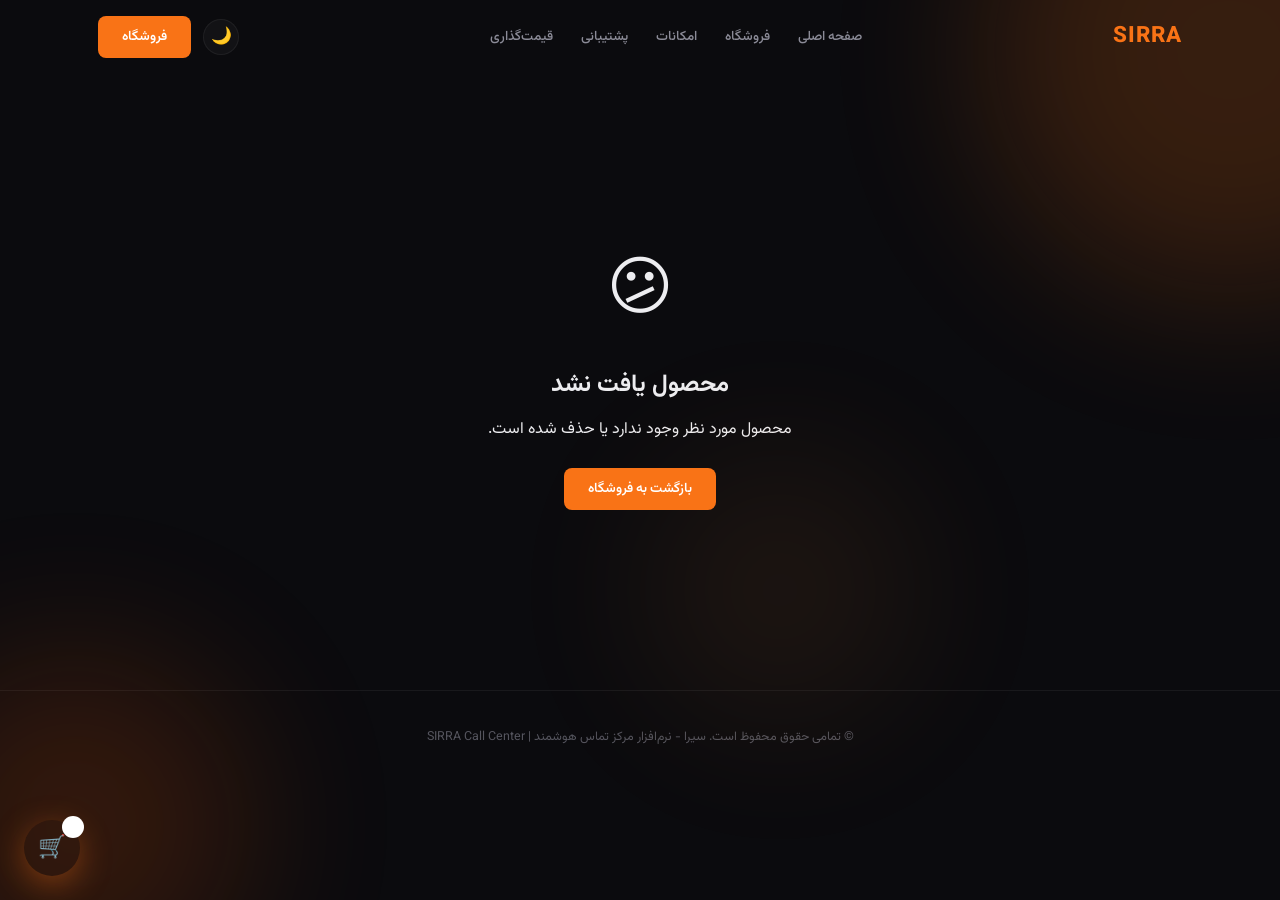
<file: product.html>
<!DOCTYPE html>
<html lang="fa" dir="rtl">
<head>
<meta charset="UTF-8">
<meta name="viewport" content="width=device-width, initial-scale=1.0">
<title>جزئیات محصول | سیرا</title>
<meta name="description" content="مشاهده جزئیات و خرید ماژول‌های سیرا">
<link rel="preconnect" href="https://fonts.googleapis.com">
<link rel="preconnect" href="https://fonts.gstatic.com" crossorigin>
<link href="https://fonts.googleapis.com/css2?family=Vazirmatn:wght@300;400;500;600;700;800;900&display=swap" rel="stylesheet">
<link rel="stylesheet" href="styles.css">
<link rel="stylesheet" href="shop.css">
</head>
<body>

<!-- Background Orbs -->
<div class="bg-orbs">
  <div class="orb"></div>
  <div class="orb"></div>
  <div class="orb"></div>
</div>

<!-- ============================
     NAVBAR
     ============================ -->
<nav class="navbar" id="navbar">
  <div class="container">
    <a href="index.html" class="nav-logo">SIRRA</a>
    <div class="nav-links">
      <a href="index.html">صفحه اصلی</a>
      <a href="shop.html">فروشگاه</a>
      <a href="index.html#features">امکانات</a>
      <a href="index.html#support">پشتیبانی</a>
      <a href="index.html#pricing">قیمت‌گذاری</a>
    </div>
    <div class="nav-actions">
      <button class="theme-toggle" id="themeToggle" aria-label="تغییر تم">🌙</button>
      <a href="shop.html" class="btn btn-primary">فروشگاه</a>
      <button class="mobile-toggle" id="mobileToggle" aria-label="منو">
        <span></span><span></span><span></span>
      </button>
    </div>
  </div>
</nav>

<!-- Mobile Menu -->
<div class="mobile-menu" id="mobileMenu">
  <button class="mobile-close" id="mobileClose">✕</button>
  <a href="index.html">صفحه اصلی</a>
  <a href="shop.html">فروشگاه</a>
  <a href="index.html#features">امکانات</a>
  <a href="index.html#support">پشتیبانی</a>
  <a href="index.html#pricing">قیمت‌گذاری</a>
</div>

<!-- ============================
     PRODUCT DETAIL
     محتوا از shop.js > PRODUCTS رندر میشه بر اساس ?id=
     ============================ -->
<section class="product-detail" id="productDetail">
  <div class="container">

    <!-- Breadcrumb -->
    <div style="margin-bottom:32px;font-size:.85rem;color:var(--text-tertiary)">
      <a href="index.html" style="color:var(--text-secondary)">خانه</a>
      <span style="margin:0 8px">←</span>
      <a href="shop.html" style="color:var(--text-secondary)">فروشگاه</a>
      <span style="margin:0 8px">←</span>
      <span id="breadcrumbName" style="color:var(--orange-500)"></span>
    </div>

    <div class="product-detail-grid">

      <!-- Gallery -->
      <div class="gallery">
        <div class="gallery-main" id="galleryMain"></div>
        <div class="gallery-thumbs" id="galleryThumbs"></div>
      </div>

      <!-- Detail Info -->
      <div class="detail-info">
        <div class="detail-category" id="detailCategory"></div>
        <h1 class="detail-name" id="detailName"></h1>
        <div class="detail-rating">
          <span class="stars" id="detailStars"></span>
          <span class="rating-text" id="detailRatingText"></span>
        </div>
        <p class="detail-desc" id="detailDesc"></p>

        <!-- Price Box -->
        <div class="detail-price-box">
          <div class="detail-price-row">
            <span class="detail-price-current" id="detailPriceCurrent"></span>
            <span class="detail-price-old" id="detailPriceOld"></span>
          </div>
          <span class="detail-discount-badge" id="detailDiscountBadge"></span>
          <div class="detail-price-note">قیمت شامل مالیات بر ارزش افزوده نمی‌باشد</div>
        </div>

        <!-- Features -->
        <div class="detail-features">
          <h4>ویژگی‌های کلیدی:</h4>
          <ul class="detail-feature-list" id="detailFeatureList"></ul>
        </div>

        <!-- Actions -->
        <div class="detail-actions">
          <button class="btn btn-primary btn-lg" id="detailAddCart">🛒 افزودن به سبد خرید</button>
          <a href="shop.html" class="btn btn-outline btn-lg">بازگشت به فروشگاه</a>
        </div>
      </div>
    </div>

    <!-- Tabs -->
    <div class="detail-tabs">
      <div class="tabs-nav">
        <button class="tab-btn active" data-tab="tabDescription" onclick="switchTab('tabDescription')">توضیحات کامل</button>
        <button class="tab-btn" data-tab="tabRequirements" onclick="switchTab('tabRequirements')">پیش‌نیازها</button>
      </div>
      <div class="tab-content active" id="tabDescription"></div>
      <div class="tab-content" id="tabRequirements"></div>
    </div>

  </div>
</section>

<!-- ============================
     CART SIDEBAR
     ============================ -->
<div class="cart-overlay"></div>
<div class="cart-sidebar">
  <div class="cart-header">
    <h3>🛒 سبد خرید <span class="cart-count">0</span></h3>
    <button class="cart-close">✕</button>
  </div>
  <div class="cart-body"></div>
  <div class="cart-footer"></div>
</div>

<!-- Cart FAB -->
<button class="cart-fab" aria-label="سبد خرید">
  🛒
  <span class="cart-fab-badge">0</span>
</button>

<!-- Footer -->
<footer class="footer">
  <div class="container">
    <p>© تمامی حقوق محفوظ است. سیرا - نرم‌افزار مرکز تماس هوشمند | SIRRA Call Center</p>
  </div>
</footer>

<script src="shop.js"></script>
<script>
  // Set breadcrumb name after product loads
  const params = new URLSearchParams(window.location.search);
  const breadcrumb = document.getElementById('breadcrumbName');
  const nameEl = document.getElementById('detailName');
  if (nameEl && breadcrumb) {
    const obs = new MutationObserver(() => {
      if (nameEl.textContent) {
        breadcrumb.textContent = nameEl.textContent;
        document.title = nameEl.textContent + ' | سیرا';
        obs.disconnect();
      }
    });
    obs.observe(nameEl, { childList: true });
  }
</script>
</body>
</html>
</file>
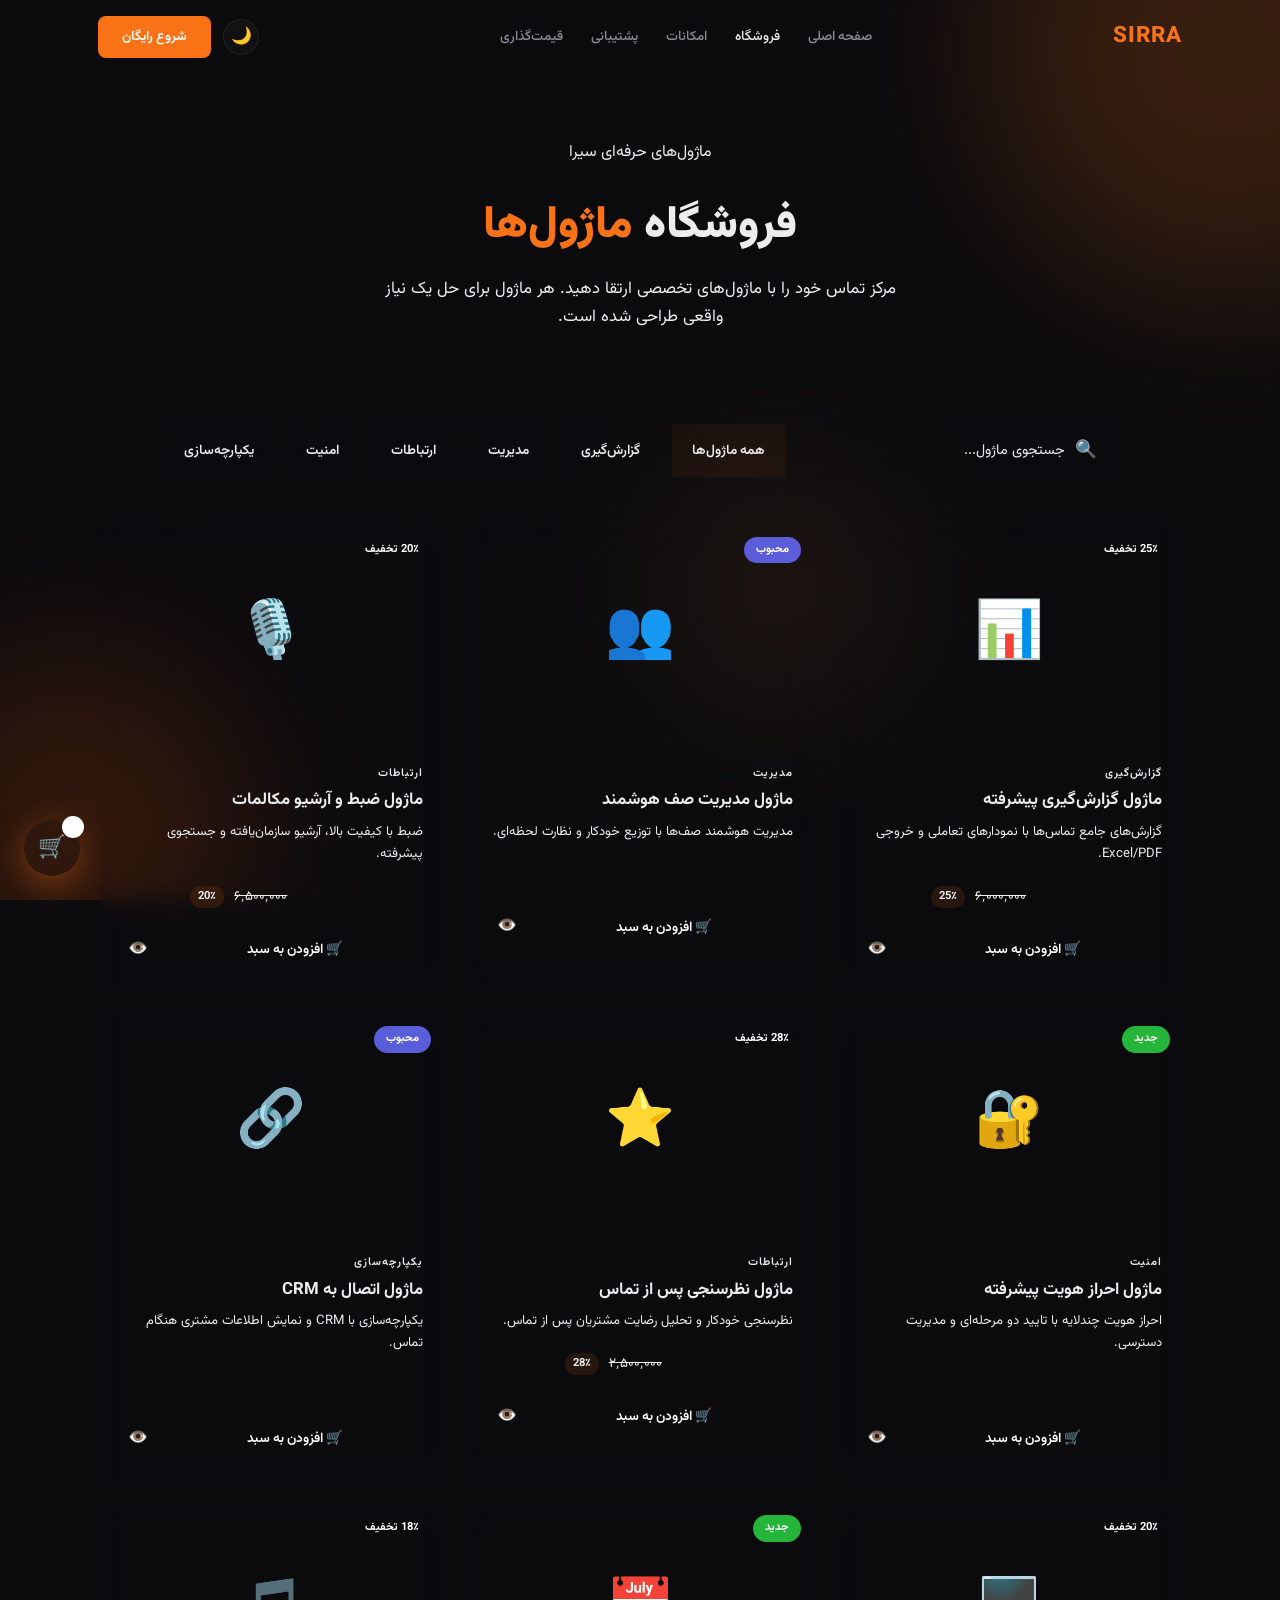
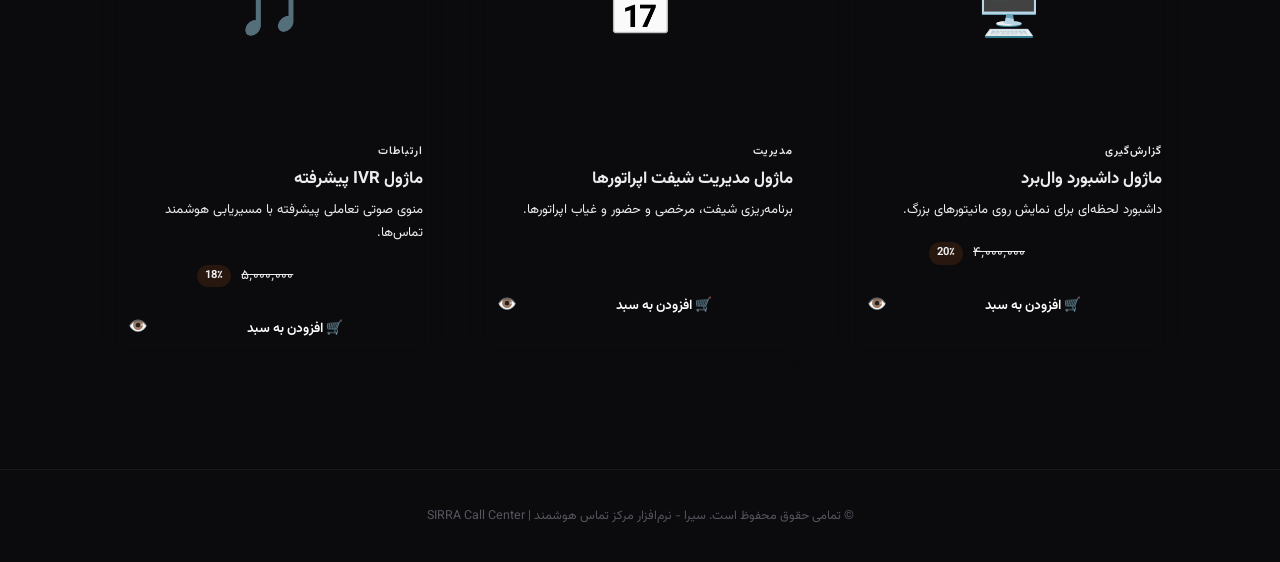
<file: shop.html>
<!DOCTYPE html>
<html lang="fa" dir="rtl">
<head>
<meta charset="UTF-8">
<meta name="viewport" content="width=device-width, initial-scale=1.0">
<title>فروشگاه ماژول‌ها | سیرا</title>
<meta name="description" content="ماژول‌های حرفه‌ای سیرا برای ارتقای مرکز تماس شما. گزارش‌گیری، مدیریت صف، ضبط مکالمات و بیشتر.">
<link rel="preconnect" href="https://fonts.googleapis.com">
<link rel="preconnect" href="https://fonts.gstatic.com" crossorigin>
<link href="https://fonts.googleapis.com/css2?family=Vazirmatn:wght@300;400;500;600;700;800;900&display=swap" rel="stylesheet">
<link rel="stylesheet" href="styles.css">
<link rel="stylesheet" href="shop.css">
</head>
<body>

<!-- Background Orbs -->
<div class="bg-orbs">
  <div class="orb"></div>
  <div class="orb"></div>
  <div class="orb"></div>
</div>

<!-- ============================
     NAVBAR
     ============================ -->
<nav class="navbar" id="navbar">
  <div class="container">
    <a href="index.html" class="nav-logo">SIRRA</a>
    <div class="nav-links">
      <a href="index.html">صفحه اصلی</a>
      <a href="shop.html" style="color:var(--orange-500)">فروشگاه</a>
      <a href="index.html#features">امکانات</a>
      <a href="index.html#support">پشتیبانی</a>
      <a href="index.html#pricing">قیمت‌گذاری</a>
    </div>
    <div class="nav-actions">
      <button class="theme-toggle" id="themeToggle" aria-label="تغییر تم">🌙</button>
      <a href="index.html#pricing" class="btn btn-primary">شروع رایگان</a>
      <button class="mobile-toggle" id="mobileToggle" aria-label="منو">
        <span></span><span></span><span></span>
      </button>
    </div>
  </div>
</nav>

<!-- Mobile Menu -->
<div class="mobile-menu" id="mobileMenu">
  <button class="mobile-close" id="mobileClose">✕</button>
  <a href="index.html">صفحه اصلی</a>
  <a href="shop.html">فروشگاه</a>
  <a href="index.html#features">امکانات</a>
  <a href="index.html#support">پشتیبانی</a>
  <a href="index.html#pricing">قیمت‌گذاری</a>
</div>

<!-- ============================
     SHOP HERO
     ============================ -->
<section class="shop-hero">
  <div class="container">
    <div class="hero-badge" style="margin:0 auto 24px">
      <span class="dot"></span>
      ماژول‌های حرفه‌ای سیرا
    </div>
    <h1>فروشگاه <span class="highlight">ماژول‌ها</span></h1>
    <p>مرکز تماس خود را با ماژول‌های تخصصی ارتقا دهید. هر ماژول برای حل یک نیاز واقعی طراحی شده است.</p>
  </div>
</section>

<!-- ============================
     TOOLBAR & PRODUCTS
     محصولات از shop.js > PRODUCTS رندر میشن
     ============================ -->
<section class="section" style="padding-top:0">
  <div class="container">
    <div class="shop-toolbar" id="shopToolbar"></div>
    <div class="products-grid" id="productsGrid"></div>
  </div>
</section>

<!-- ============================
     CART SIDEBAR
     ============================ -->
<div class="cart-overlay"></div>
<div class="cart-sidebar">
  <div class="cart-header">
    <h3>🛒 سبد خرید <span class="cart-count">0</span></h3>
    <button class="cart-close">✕</button>
  </div>
  <div class="cart-body"></div>
  <div class="cart-footer"></div>
</div>

<!-- Cart FAB -->
<button class="cart-fab" aria-label="سبد خرید">
  🛒
  <span class="cart-fab-badge">0</span>
</button>

<!-- Footer -->
<footer class="footer">
  <div class="container">
    <p>© تمامی حقوق محفوظ است. سیرا - نرم‌افزار مرکز تماس هوشمند | SIRRA Call Center</p>
  </div>
</footer>

<script src="shop.js"></script>
</body>
</html>
</file>
<file: styles.css>
/* =============================================
   SIRRA — Professional Design System
   ============================================= */

*,*::before,*::after{box-sizing:border-box;margin:0;padding:0}

/* --- Tokens --- */
:root{
  --c-bg:     #0b0b0e;
  --c-surface:#121215;
  --c-card:   #19191e;
  --c-border: rgba(255,255,255,.06);
  --c-border2:rgba(255,255,255,.1);
  --c-t1:     #ededf0;
  --c-t2:     #8b8b97;
  --c-t3:     #55555e;
  --c-accent: #f97316;
  --c-accent2:#fb923c;
  --c-accent-a:.12;
  --shadow-card:0 1px 3px rgba(0,0,0,.3),0 8px 30px rgba(0,0,0,.25);
  --font:'Vazirmatn',system-ui,sans-serif;
  --mono:'Inter',var(--font);
  --r-sm:8px;--r-md:14px;--r-lg:20px;--r-xl:28px;
  --ease:cubic-bezier(.25,.46,.45,.94);
}

[data-theme="light"]{
  --c-bg:     #f8f8fa;
  --c-surface:#f0f0f3;
  --c-card:   #fff;
  --c-border: rgba(0,0,0,.06);
  --c-border2:rgba(0,0,0,.1);
  --c-t1:     #18181b;
  --c-t2:     #52525b;
  --c-t3:     #a1a1aa;
  --c-accent-a:.08;
  --shadow-card:0 1px 3px rgba(0,0,0,.05),0 8px 30px rgba(0,0,0,.04);
}

/* --- Reset --- */
html{font-size:16px;-webkit-font-smoothing:antialiased;-moz-osx-font-smoothing:grayscale}
body{font-family:var(--font);background:var(--c-bg);color:var(--c-t1);line-height:1.65;overflow-x:hidden;transition:background .35s,color .35s}
a{text-decoration:none;color:inherit}
button{font-family:var(--font);cursor:pointer;border:none;background:none;color:inherit}
ul{list-style:none}
img{max-width:100%;display:block}
::selection{background:rgba(249,115,22,.25);color:#fff}

.container{max-width:1140px;margin:0 auto;padding:0 28px}
.container--narrow{max-width:760px}

/* Loader removed */

/* ======================
   HEADER
   ====================== */
.site-header{position:fixed;top:0;left:0;right:0;z-index:100;padding:0;transition:background .3s,box-shadow .3s}
.site-header.scrolled{background:rgba(11,11,14,.85);backdrop-filter:blur(16px);-webkit-backdrop-filter:blur(16px);box-shadow:0 1px 0 var(--c-border)}
[data-theme="light"] .site-header.scrolled{background:rgba(248,248,250,.88)}
.header-inner{max-width:1140px;margin:0 auto;padding:0 28px;height:60px;display:flex;align-items:center;justify-content:space-between}
.header-logo{font-family:var(--mono);font-size:1.15rem;font-weight:800;letter-spacing:1.5px;color:var(--c-accent)}
.header-nav{display:flex;gap:28px}
.header-nav a{font-size:.84rem;font-weight:500;color:var(--c-t2);transition:color .2s}
.header-nav a:hover{color:var(--c-t1)}
.header-end{display:flex;align-items:center;gap:10px}
.theme-btn{width:36px;height:36px;border-radius:50%;display:flex;align-items:center;justify-content:center;color:var(--c-t2);border:1px solid var(--c-border);transition:color .2s,border-color .2s}
.theme-btn:hover{color:var(--c-accent);border-color:var(--c-accent)}
.ico-sun{display:none}
[data-theme="light"] .ico-moon{display:none}
[data-theme="light"] .ico-sun{display:block}
.header-cta{font-size:.82rem;font-weight:600;color:var(--c-bg);background:var(--c-accent);padding:7px 18px;border-radius:var(--r-sm);transition:opacity .2s}
.header-cta:hover{opacity:.88}
[data-theme="light"] .header-cta{color:#fff}
.burger{display:none;width:24px;height:18px;position:relative;flex-direction:column;justify-content:space-between}
.burger span{display:block;height:2px;background:var(--c-t1);border-radius:1px;transition:all .25s}

/* Mobile */
.mob-overlay{display:none;position:fixed;inset:0;z-index:99;background:rgba(11,11,14,.96);backdrop-filter:blur(20px);align-items:center;justify-content:center}
[data-theme="light"] .mob-overlay{background:rgba(248,248,250,.96)}
.mob-overlay.open{display:flex}
.mob-nav{display:flex;flex-direction:column;align-items:center;gap:28px}
.mob-nav a{font-size:1.15rem;font-weight:600;color:var(--c-t1)}
.mob-cta{color:var(--c-accent)!important}

/* ======================
   BUTTONS
   ====================== */
.btn-fill{display:inline-flex;align-items:center;gap:8px;padding:12px 26px;border-radius:var(--r-sm);
  font-size:.88rem;font-weight:600;color:#fff;background:var(--c-accent);
  transition:transform .2s,box-shadow .2s}
.btn-fill:hover{transform:translateY(-1px);box-shadow:0 4px 16px rgba(249,115,22,.35)}
.btn-fill:active{transform:translateY(0)}
.btn-fill--lg{padding:15px 32px;font-size:.95rem;border-radius:var(--r-md)}

.btn-line{display:inline-flex;align-items:center;gap:8px;padding:12px 26px;border-radius:var(--r-sm);
  font-size:.88rem;font-weight:600;color:var(--c-t1);border:1px solid var(--c-border2);transition:border-color .2s,color .2s}
.btn-line:hover{border-color:var(--c-accent);color:var(--c-accent)}
.btn-line--lg{padding:15px 32px;font-size:.95rem;border-radius:var(--r-md)}

/* ======================
   SECTION SHARED
   ====================== */
.sec{padding:100px 0;position:relative}
.sec--alt{background:var(--c-surface)}
.sec-top{text-align:center;margin-bottom:52px}
.sec-label{display:inline-block;font-size:.72rem;font-weight:700;color:var(--c-accent);letter-spacing:1.5px;text-transform:uppercase;margin-bottom:10px}
.sec-h2{font-size:clamp(1.65rem,3.5vw,2.4rem);font-weight:800;letter-spacing:-.3px;line-height:1.35}
.sec-p{font-size:.95rem;color:var(--c-t2);max-width:520px;margin:12px auto 0;line-height:1.8}

/* ======================
   HERO
   ====================== */
.hero{min-height:100vh;display:flex;align-items:center;padding:80px 0 40px;position:relative;overflow:hidden}
.hero::before{content:'';position:absolute;top:-20%;left:-10%;width:55%;height:80%;background:radial-gradient(ellipse,rgba(249,115,22,.06) 0%,transparent 65%);pointer-events:none}

/* Cinematic Hero */
.hero--cinematic{padding:0;align-items:stretch}
.hero--cinematic::before{display:none}
.hero-bg{position:absolute;inset:0;width:100%;height:100%;object-fit:cover;object-position:center 40%}
.hero-overlay{position:absolute;inset:0;background:linear-gradient(135deg,rgba(0,0,0,.72) 0%,rgba(0,0,0,.35) 50%,rgba(0,0,0,.18) 100%);z-index:1}
[data-theme="light"] .hero-overlay{background:linear-gradient(135deg,rgba(0,0,0,.58) 0%,rgba(0,0,0,.25) 50%,rgba(0,0,0,.1) 100%)}
.hero-content{position:relative;z-index:2;display:flex;align-items:center;min-height:100vh;padding:120px 0 80px}
.hero-glass{background:rgba(255,255,255,.06);backdrop-filter:blur(20px);-webkit-backdrop-filter:blur(20px);
  border:1px solid rgba(255,255,255,.1);border-radius:var(--r-xl);padding:48px 52px;max-width:580px}
[data-theme="light"] .hero-glass{background:rgba(255,255,255,.55);border-color:rgba(255,255,255,.6)}
.hero--cinematic .hero-chip{background:rgba(249,115,22,.15);border-color:rgba(249,115,22,.3)}
.hero--cinematic .hero-h1{color:#fff}
.hero--cinematic .hero-p{color:rgba(255,255,255,.78)}
[data-theme="light"] .hero--cinematic .hero-h1{color:#111}
[data-theme="light"] .hero--cinematic .hero-p{color:rgba(0,0,0,.65)}
.hero--cinematic .btn-line{color:#fff;border-color:rgba(255,255,255,.25)}
.hero--cinematic .btn-line:hover{border-color:rgba(255,255,255,.5);background:rgba(255,255,255,.08)}
[data-theme="light"] .hero--cinematic .btn-line{color:#222;border-color:rgba(0,0,0,.2)}

.hero-chip{display:inline-flex;align-items:center;gap:9px;padding:6px 16px;border-radius:100px;border:1px solid rgba(249,115,22,.2);background:rgba(249,115,22,.06);color:var(--c-accent2);font-size:.78rem;font-weight:600;margin-bottom:22px}
.chip-dot{width:6px;height:6px;border-radius:50%;background:var(--c-accent);animation:blink 2s ease-in-out infinite}
@keyframes blink{0%,100%{opacity:1}50%{opacity:.3}}
.hero-h1{font-size:clamp(2.2rem,5vw,3.6rem);font-weight:900;line-height:1.22;letter-spacing:-.8px;margin-bottom:20px}
.hero-accent{color:var(--c-accent)}
.hero-p{font-size:1.02rem;line-height:1.85;margin-bottom:32px;max-width:480px}
.hero-btns{display:flex;gap:12px;flex-wrap:wrap}
.hero-fade{position:absolute;bottom:0;left:0;right:0;height:120px;background:linear-gradient(to bottom,transparent,var(--c-bg));pointer-events:none;z-index:3}
[data-theme="light"] .hero-fade{background:linear-gradient(to bottom,transparent,var(--c-bg))}

/* ======================
   SHOWCASE
   ====================== */
.showcase-grid{display:grid;grid-template-columns:1fr 1fr;gap:16px}
.showcase-card{position:relative;border-radius:var(--r-lg);overflow:hidden;border:1px solid var(--c-border);transition:border-color .25s,transform .25s}
.showcase-card:hover{border-color:var(--c-border2);transform:translateY(-2px)}
.showcase-card--main{grid-column:span 2}
.showcase-card video{width:100%;display:block;object-fit:cover}
.showcase-card--main video{max-height:420px}
.showcase-label{position:absolute;bottom:0;left:0;right:0;padding:14px 20px;
  background:linear-gradient(to top,rgba(0,0,0,.7),transparent);
  font-size:.82rem;font-weight:600;color:#fff}

/* ═══════════════════════════════════════════
   EDITORIAL SHOWCASE BLOCKS
   ═══════════════════════════════════════════ */

/* Shared editorial type tokens */
.ed-index{display:block;font-family:var(--mono);font-size:5rem;font-weight:900;
  line-height:1;color:var(--c-accent);opacity:.18;margin-bottom:-8px;letter-spacing:-3px}
.ed-h2{font-size:clamp(2.4rem,5vw,4rem);font-weight:900;line-height:1.15;letter-spacing:-.5px;
  color:var(--c-t1);margin-bottom:18px}
.ed-h2 em{font-style:normal;color:var(--c-accent)}
.ed-p{font-size:1rem;color:var(--c-t2);line-height:1.85;max-width:480px;margin-bottom:24px}
.ed-list{list-style:none;display:flex;flex-direction:column;gap:10px;margin-bottom:0}
.ed-list li{font-size:.88rem;color:var(--c-t2);padding-right:20px;position:relative;line-height:1.6}
.ed-list li::before{content:'';position:absolute;right:0;top:8px;width:7px;height:7px;
  border-radius:50%;background:var(--c-accent)}
.ed-h2--light,.ed-index--light{color:#fff}
.ed-h2--light{color:#fff}
.ed-p--light{color:rgba(255,255,255,.72)}
.ed-list--light li{color:rgba(255,255,255,.65)}
.ed-list--light li::before{background:var(--c-accent)}

/* ─── BLOCK 1: Full bleed ─── */
.ed-bleed{position:relative;width:100vw;margin-right:calc(50% - 50vw);overflow:hidden;
  height:85vh;max-height:720px;display:flex;align-items:flex-end}
.ed-bleed-img{position:absolute;inset:0;width:100%;height:100%;object-fit:contain;object-position:center center;
  background:#000}
.ed-bleed::after{content:'';position:absolute;inset:0;
  background:linear-gradient(to left,rgba(0,0,0,.0) 35%,rgba(0,0,0,.6) 65%,rgba(0,0,0,.88) 100%)}
.ed-bleed-copy{position:relative;z-index:2;padding:0 0 64px;
  width:100%;max-width:1200px;margin:0 auto;padding-right:clamp(24px,5vw,80px);padding-left:clamp(24px,5vw,80px);
  padding-bottom:64px}
.ed-bleed-copy .ed-index{opacity:.25}
.ed-bleed-copy .ed-h2{color:#fff;font-size:clamp(2.4rem,5vw,4.2rem);max-width:500px}
.ed-bleed-copy .ed-p{color:rgba(255,255,255,.72);max-width:420px}

/* ─── BLOCK 2: Image partial bleed off left (RTL) ─── */
.ed-overflow-row{display:grid;grid-template-columns:1fr 1.1fr;align-items:center;
  gap:0;padding:96px 0;overflow:hidden;max-width:100%}
.ed-overflow-text{padding:0 clamp(24px,5vw,80px) 0 clamp(24px,3vw,40px);position:relative;z-index:1}
.ed-overflow-img{position:relative;overflow:hidden;border-radius:var(--r-xl);
  box-shadow:0 24px 80px rgba(0,0,0,.35);margin-left:clamp(0px,3vw,32px)}
.ed-overflow-img img{width:100%;display:block;object-fit:cover;object-position:center top;
  min-height:460px;transition:transform 8s ease;will-change:transform}
.ed-overflow-img:hover img{transform:scale(1.03)}

/* ─── BLOCK 3: Oversized centered + floating tags ─── */
.ed-wide-wrap{padding:96px 0;text-align:center}
.ed-wide-header{max-width:1200px;margin:0 auto;padding:0 24px;text-align:right;margin-bottom:32px;
  display:flex;align-items:flex-end;gap:16px}
.ed-wide-img{position:relative;width:calc(100vw - 48px);max-width:1400px;
  margin:0 auto;border-radius:var(--r-lg);overflow:visible}
.ed-wide-img img{width:100%;display:block;object-fit:cover;border-radius:var(--r-lg);
  box-shadow:0 40px 120px rgba(0,0,0,.5)}
.ed-wide-tag{position:absolute;background:var(--c-card);border:1px solid var(--c-border2);
  border-radius:var(--r-md);padding:14px 20px;display:flex;flex-direction:column;gap:3px;
  box-shadow:0 8px 32px rgba(0,0,0,.4);white-space:nowrap}
.ed-wide-tag strong{font-size:1.3rem;font-weight:900;color:var(--c-accent);line-height:1}
.ed-wide-tag span{font-size:.72rem;color:var(--c-t3)}
.ed-wide-tag--a{bottom:-20px;right:8%}
.ed-wide-tag--b{top:-20px;left:10%}
.ed-wide-p{max-width:600px;margin:52px auto 0;font-size:1rem;color:var(--c-t2);line-height:1.85;padding:0 24px}

/* ─── BLOCK 4: Float left image ─── */
.ed-float-row{display:grid;grid-template-columns:1.3fr 1fr;align-items:center;
  gap:0;padding:96px 0;overflow:hidden}
.ed-float-img{margin-right:calc(50% - 50vw);border-radius:0 var(--r-lg) var(--r-lg) 0;overflow:hidden;
  box-shadow:24px 0 80px rgba(0,0,0,.35)}
.ed-float-img img{width:100%;display:block;object-fit:cover;min-height:520px;
  transition:transform 8s ease}
.ed-float-img:hover img{transform:scale(1.03)}
.ed-float-text{padding:0 clamp(32px,6vw,100px) 0 0}

/* ─── BLOCK 5: Dark cinematic ─── */
.ed-cinema{display:grid;grid-template-columns:1fr 1.1fr;align-items:center;
  background:#05050a;width:100vw;margin-right:calc(50% - 50vw);min-height:640px;overflow:hidden}
.ed-cinema-left{padding:80px calc((100vw - 1160px)/2 + 24px) 80px calc((100vw - 1160px)/2 + 24px);
  padding-left:clamp(24px,5vw,80px)}
.ed-cinema-right{position:relative;overflow:hidden;height:100%;min-height:640px}
.ed-cinema-img{position:absolute;inset:0;overflow:hidden}
.ed-cinema-img img{width:100%;height:100%;object-fit:cover;object-position:center top;
  filter:brightness(.85)}
.ed-cinema-img::after{content:'';position:absolute;inset:0;
  background:linear-gradient(to right,#05050a 0%,transparent 30%)}
.ed-cinema-left .ed-index{color:var(--c-accent)}
[data-theme="light"] .ed-cinema{background:#0b0b0e}

/* ─── HORIZONTAL SCROLL VIDEO (hx) ─── */
.hx-intro{padding:100px 0 56px;text-align:center}
.hx-eyebrow{display:inline-block;font-size:.72rem;font-weight:700;letter-spacing:2.5px;
  text-transform:uppercase;color:var(--c-accent);border:1px solid rgba(249,115,22,.22);
  border-radius:100px;padding:5px 18px;margin-bottom:14px}
.hx-intro-title{font-size:clamp(2rem,4vw,3.2rem);font-weight:900;color:var(--c-t1);margin-bottom:10px}
.hx-intro-sub{font-size:.88rem;color:var(--c-t3)}

/* Pin container — overflow:hidden clips the 500vw track to the viewport both before and
   after GSAP pins it (position:fixed), so only the current panel is ever visible */
#hx-pin{position:relative;height:100vh;overflow:hidden}

/* Horizontal track — RTL flex: panel 1 rightmost, panels 2-5 extend leftward.
   Initial transform puts panel 1 in view; scrolling moves track right→ left. */
.hx-track{display:flex;width:500vw;will-change:transform;direction:rtl}

/* Each panel: one viewport */
.hx-panel{width:100vw;height:100vh;display:grid;grid-template-columns:1fr 1.5fr;
  align-items:center;gap:0;flex-shrink:0;direction:rtl;
  padding:0 clamp(32px,6vw,100px)}
.hx-panel--alt{background:var(--c-surface)}

/* Text half */
.hx-panel-text{padding-left:clamp(24px,4vw,64px);position:relative;z-index:1}
.hx-ghost{display:block;font-family:var(--mono);font-size:clamp(7rem,16vw,14rem);
  font-weight:900;line-height:.85;letter-spacing:-6px;
  color:var(--c-accent);opacity:.08;margin-bottom:-24px;pointer-events:none}
.hx-panel-title{font-size:clamp(1.8rem,3.5vw,3rem);font-weight:900;line-height:1.18;
  letter-spacing:-.4px;color:var(--c-t1);margin-bottom:16px}
.hx-panel-desc{font-size:.92rem;color:var(--c-t2);line-height:1.9;margin-bottom:20px;max-width:380px}
.hx-panel-list{list-style:none;display:flex;flex-direction:column;gap:10px}
.hx-panel-list li{font-size:.83rem;color:var(--c-t2);padding-right:18px;
  position:relative;line-height:1.6}
.hx-panel-list li::before{content:'';position:absolute;right:0;top:8px;
  width:6px;height:6px;border-radius:50%;background:var(--c-accent)}

/* Video half */
.hx-panel-media{padding:40px 0 40px clamp(16px,3vw,40px)}
.hx-panel-media video{width:100%;display:block;aspect-ratio:16/9;
  object-fit:contain;background:#000;
  border-radius:var(--r-lg);border:1px solid var(--c-border);
  box-shadow:0 24px 72px rgba(0,0,0,.45)}

/* Progress bar */
.hx-progress{position:absolute;bottom:0;left:0;right:0;height:2px;background:var(--c-border)}
.hx-progress-fill{height:100%;width:0%;background:var(--c-accent);transition:width .1s linear}

/* Scroll hint */
.hx-hint{position:absolute;bottom:24px;left:50%;transform:translateX(-50%);
  display:flex;align-items:center;gap:8px;font-size:.78rem;color:var(--c-t3);
  font-weight:500;animation:hxPulse 2s ease-in-out infinite;pointer-events:none}
@keyframes hxPulse{0%,100%{opacity:.6;transform:translateX(-50%) translateX(0)}
  50%{opacity:1;transform:translateX(-50%) translateX(-5px)}}

[data-theme="light"] .hx-panel-media video{border-color:var(--c-border2)}

/* Media Frame (for split sections) */
.media-frame{border-radius:var(--r-lg);overflow:hidden;border:1px solid var(--c-border2);box-shadow:var(--shadow-card)}
.media-frame video{width:100%;display:block;object-fit:cover}

/* ======================
   TRUST STRIP
   ====================== */
.strip{padding:18px 0;border-top:1px solid var(--c-border);border-bottom:1px solid var(--c-border);overflow:hidden;background:var(--c-surface)}
.strip-track{display:flex;width:max-content}
.strip-content{display:flex;align-items:center;gap:20px;animation:slide 28s linear infinite;white-space:nowrap}
.strip-content span{font-size:.82rem;font-weight:500;color:var(--c-t2)}
.strip-sep{color:var(--c-t3);font-size:.65rem}
@keyframes slide{to{transform:translateX(-50%)}}

/* ======================
   STATS
   ====================== */
.stats-row{display:grid;grid-template-columns:repeat(4,1fr);gap:16px}
.stat-block{text-align:center;padding:28px 12px;background:var(--c-card);border:1px solid var(--c-border);border-radius:var(--r-lg);transition:border-color .25s}
.stat-block:hover{border-color:var(--c-border2)}
.stat-num{font-family:var(--mono);font-size:2.4rem;font-weight:900;color:var(--c-accent);display:inline}
.stat-unit{font-size:1rem;font-weight:600;color:var(--c-accent2);margin-right:2px}
.stat-lbl{display:block;font-size:.78rem;color:var(--c-t3);margin-top:4px}

/* ======================
   BENTO FEATURES
   ====================== */
.bento{display:grid;grid-template-columns:repeat(3,1fr);gap:14px}
.bento-item{background:var(--c-card);border:1px solid var(--c-border);border-radius:var(--r-lg);padding:28px 24px;transition:border-color .25s,transform .25s}
.bento-item:hover{border-color:rgba(249,115,22,.2);transform:translateY(-2px)}
.bento-wide{grid-column:span 2}
.bi-icon{width:40px;height:40px;border-radius:var(--r-sm);display:flex;align-items:center;justify-content:center;background:rgba(249,115,22,var(--c-accent-a));color:var(--c-accent);margin-bottom:16px}
.bento-item h3{font-size:.98rem;font-weight:700;margin-bottom:6px}
.bento-item p{font-size:.85rem;color:var(--c-t2);line-height:1.75}

/* ======================
   SPLIT LAYOUT
   ====================== */
.split{display:grid;grid-template-columns:1fr 1fr;gap:48px;align-items:center}
.split--reverse .split-text{order:2}
.split--reverse .split-visual,.split--reverse .form-card{order:1}
.split-text .sec-h2{text-align:right}
.split-text .sec-p{margin:12px 0 0}
.check-list{margin-top:20px;display:flex;flex-direction:column;gap:10px}
.check-list li{display:flex;align-items:center;gap:10px;font-size:.88rem;color:var(--c-t2)}
.check-list li svg{color:var(--c-accent);flex-shrink:0}

/* Report Card */
.report-card{background:var(--c-card);border:1px solid var(--c-border2);border-radius:var(--r-lg);overflow:hidden;box-shadow:var(--shadow-card)}
.rc-head{display:flex;justify-content:space-between;align-items:center;padding:16px 20px;border-bottom:1px solid var(--c-border)}
.rc-title{font-size:.85rem;font-weight:700}
.rc-period{font-size:.72rem;color:var(--c-t3);font-weight:500}
.rc-chart{display:flex;align-items:flex-end;gap:8px;height:160px;padding:24px 20px 12px}
.rc-bar{flex:1;background:rgba(249,115,22,.15);border-radius:6px 6px 0 0;height:var(--h);display:flex;flex-direction:column;justify-content:flex-end;align-items:center;transition:height .6s var(--ease);position:relative}
.rc-bar span{font-size:.62rem;color:var(--c-t3);margin-top:8px;position:absolute;bottom:-20px}
.rc-bar--accent{background:var(--c-accent)!important}
.rc-bar--accent span{color:var(--c-accent)}
.rc-foot{display:flex;gap:16px;padding:20px;border-top:1px solid var(--c-border)}
.rc-stat{display:flex;flex-direction:column;gap:2px}
.rc-sv{font-family:var(--mono);font-size:1.1rem;font-weight:800;color:var(--c-t1)}
.rc-sv--warn{color:var(--c-accent)}
.rc-sl{font-size:.68rem;color:var(--c-t3)}

/* ======================
   TIMELINE
   ====================== */
.timeline{display:grid;grid-template-columns:repeat(4,1fr);gap:20px;position:relative}
.timeline::before{content:'';position:absolute;top:24px;left:10%;right:10%;height:1px;background:linear-gradient(to left,transparent,var(--c-border2),transparent)}
.tl-item{text-align:center;position:relative;z-index:1}
.tl-marker{width:48px;height:48px;border-radius:50%;display:flex;align-items:center;justify-content:center;
  background:var(--c-accent);color:#fff;font-weight:800;font-size:1rem;margin:0 auto 14px;
  box-shadow:0 4px 14px rgba(249,115,22,.25)}
.tl-item h4{font-size:.92rem;font-weight:700;margin-bottom:4px}
.tl-item p{font-size:.8rem;color:var(--c-t2);line-height:1.7}

/* ======================
   CHANNELS
   ====================== */
.channels{display:grid;grid-template-columns:repeat(3,1fr);gap:16px}
.ch-card{background:var(--c-card);border:1px solid var(--c-border);border-radius:var(--r-lg);padding:28px 22px;
  display:flex;flex-direction:column;gap:8px;transition:border-color .25s,transform .25s}
.ch-card:hover{border-color:rgba(249,115,22,.2);transform:translateY(-2px)}
.ch-icon{width:42px;height:42px;border-radius:var(--r-sm);display:flex;align-items:center;justify-content:center;
  background:rgba(249,115,22,var(--c-accent-a));color:var(--c-accent);margin-bottom:4px}
.ch-card h4{font-size:.95rem;font-weight:700}
.ch-val{font-family:var(--mono);font-size:.85rem;font-weight:700;color:var(--c-accent)}
.ch-card p{font-size:.8rem;color:var(--c-t2);line-height:1.7}

/* ======================
   PRICING
   ====================== */
.price-grid{display:grid;grid-template-columns:1fr 1fr;gap:18px;max-width:780px;margin:0 auto}
.price-card{background:var(--c-card);border:1px solid var(--c-border);border-radius:var(--r-xl);padding:36px 30px;transition:transform .25s;position:relative;overflow:hidden}
.price-card:hover{transform:translateY(-2px)}
.price-card--pro{border-color:rgba(249,115,22,.3)}
.price-card--pro::before{content:'';position:absolute;top:0;left:0;right:0;height:3px;background:var(--c-accent)}
.price-tag{display:inline-block;font-size:.68rem;font-weight:700;color:#fff;background:var(--c-accent);padding:4px 12px;border-radius:100px;margin-bottom:12px}
.price-card h3{font-size:1.15rem;font-weight:800;margin-bottom:6px}
.price-val{font-family:var(--mono);font-size:2rem;font-weight:900;margin-bottom:2px}
.price-val small{font-size:.82rem;font-weight:500;color:var(--c-t3)}
.price-sub{font-size:.78rem;color:var(--c-t3);display:block;margin-bottom:22px}
.price-card ul{margin-bottom:24px}
.price-card ul li{display:flex;align-items:center;gap:10px;padding:7px 0;font-size:.85rem;color:var(--c-t2);border-bottom:1px solid var(--c-border)}
.price-card ul li:last-child{border:none}
.price-card ul li::before{content:'✓';color:var(--c-accent);font-weight:700;font-size:.8rem}

/* ======================
   FAQ
   ====================== */
.faq-list{display:flex;flex-direction:column;gap:6px}
.faq-item{border:1px solid var(--c-border);border-radius:var(--r-md);overflow:hidden;transition:border-color .2s}
.faq-item:hover,.faq-item.open{border-color:var(--c-border2)}
.faq-q{width:100%;display:flex;align-items:center;justify-content:space-between;padding:16px 20px;font-size:.9rem;font-weight:600;text-align:right;transition:color .2s}
.faq-q:hover{color:var(--c-accent)}
.faq-chev{transition:transform .3s;color:var(--c-t3);flex-shrink:0}
.faq-item.open .faq-chev{transform:rotate(180deg);color:var(--c-accent)}
.faq-a{max-height:0;overflow:hidden;transition:max-height .4s cubic-bezier(.22,1,.36,1),padding .25s}
.faq-item.open .faq-a{max-height:200px;padding:0 20px 16px}
.faq-a p{font-size:.85rem;color:var(--c-t2);line-height:1.85}

/* ======================
   CONSULT FORM
   ====================== */
.form-card{background:var(--c-card);border:1px solid var(--c-border2);border-radius:var(--r-xl);padding:32px;box-shadow:var(--shadow-card)}
.form-card h3{font-size:1.05rem;font-weight:700;margin-bottom:20px}
.field{position:relative;margin-bottom:14px}
.field input,.field textarea{width:100%;padding:14px 16px 6px;border-radius:var(--r-sm);background:var(--c-surface);border:1px solid var(--c-border);color:var(--c-t1);font-family:var(--font);font-size:.88rem;transition:border-color .2s;resize:vertical}
.field label{position:absolute;top:10px;right:16px;font-size:.82rem;color:var(--c-t3);pointer-events:none;transition:all .2s}
.field input:focus,.field textarea:focus{outline:none;border-color:var(--c-accent)}
.field input:focus+label,.field input:not(:placeholder-shown)+label,
.field textarea:focus+label,.field textarea:not(:placeholder-shown)+label{top:3px;font-size:.62rem;color:var(--c-accent)}
.contact-items{display:flex;flex-direction:column;gap:10px;margin-top:20px}
.ci{display:flex;align-items:center;gap:10px;font-size:.88rem;color:var(--c-t2)}
.ci svg{color:var(--c-accent);flex-shrink:0}
.form-ok{margin-top:14px;padding:12px;border-radius:var(--r-sm);background:rgba(34,197,94,.08);border:1px solid rgba(34,197,94,.2);color:#22c55e;font-size:.82rem;font-weight:600;text-align:center;display:none}
.form-ok.show{display:block;animation:pop .35s}
@keyframes pop{from{opacity:0;transform:scale(.96)}to{opacity:1;transform:scale(1)}}

/* ======================
   FINAL CTA
   ====================== */
.cta-end{text-align:center;padding:110px 24px;position:relative;overflow:hidden}
.cta-end::before{content:'';position:absolute;inset:0;background:radial-gradient(ellipse at center,rgba(249,115,22,.04) 0%,transparent 65%)}
.cta-end h2{font-size:clamp(1.8rem,4vw,2.8rem);font-weight:900;margin-bottom:14px;line-height:1.35;position:relative}
.cta-end p{font-size:1rem;color:var(--c-t2);margin-bottom:32px;max-width:500px;margin-inline:auto;line-height:1.8;position:relative}
.cta-btns{display:flex;gap:12px;justify-content:center;flex-wrap:wrap;position:relative}

/* ======================
   FOOTER
   ====================== */
.site-footer{padding:32px 0;border-top:1px solid var(--c-border)}
.footer-row{display:flex;align-items:center;justify-content:space-between;flex-wrap:wrap;gap:12px}
.footer-brand{font-family:var(--mono);font-size:1rem;font-weight:800;color:var(--c-accent);letter-spacing:1px}
.footer-row p{font-size:.78rem;color:var(--c-t3)}

/* ======================
   WHATSAPP FAB
   ====================== */
.wa-fab{position:fixed;bottom:24px;left:24px;width:50px;height:50px;border-radius:50%;background:#25d366;
  display:flex;align-items:center;justify-content:center;z-index:90;
  box-shadow:0 3px 14px rgba(37,211,102,.3);transition:transform .2s,box-shadow .2s}
.wa-fab:hover{transform:scale(1.08);box-shadow:0 6px 24px rgba(37,211,102,.4)}

/* ======================
   RESPONSIVE
   ====================== */
@media(max-width:1024px){
  .hero-grid{grid-template-columns:1fr;text-align:center}
  .hero-p{margin-inline:auto}
  .hero-btns{justify-content:center}
  .hero-visual{margin-top:32px;max-width:500px;margin-inline:auto}
  .hero-glass{padding:36px 28px;max-width:100%}
  .bento{grid-template-columns:repeat(2,1fr)}
  .bento-wide{grid-column:span 1}
  .split,.split--reverse{grid-template-columns:1fr}
  .split-text .sec-h2{text-align:center}
  .split-text .sec-p{margin-inline:auto}
  .split-text{text-align:center}
  .split--reverse .split-text{order:1}
  .split--reverse .form-card{order:2}
  .check-list{align-items:center}
  .contact-items{align-items:center}
  .channels{grid-template-columns:repeat(2,1fr)}
  .timeline{grid-template-columns:repeat(2,1fr)}
  .timeline::before{display:none}
  .stats-row{grid-template-columns:repeat(2,1fr)}
  .showcase-grid{grid-template-columns:1fr}
  .showcase-card--main{grid-column:span 1}
  .ed-overflow-row{grid-template-columns:1fr;gap:0;padding:64px 0}
  .ed-overflow-img{margin-left:0;border-radius:var(--r-lg);order:1}
  .ed-overflow-img img{min-height:280px}
  .ed-overflow-text{padding:32px 24px 0;order:2}
  .ed-float-row{grid-template-columns:1fr;gap:0;padding:64px 0}
  .ed-float-img{margin-right:0;border-radius:var(--r-lg);order:1}
  .ed-float-img img{min-height:280px}
  .ed-float-text{order:2;padding:40px 24px 0}
  .ed-cinema{grid-template-columns:1fr}
  .ed-cinema-right{min-height:300px;order:1}
  .ed-cinema-left{order:2;padding:48px 24px}
  .ed-bleed-copy{padding:48px 24px}
  .hx-panel{grid-template-columns:1fr;height:auto;padding:60px 20px 40px}
  .hx-panel-text{padding-left:0;padding-bottom:24px}
  .hx-panel-media{padding:0}
  .hx-ghost{font-size:5rem}
  /* on mobile disable horizontal scroll pin — show stacked */
  #hx-pin{height:auto;overflow:visible}
  .hx-track{flex-direction:column;width:100%;transform:none !important}
  .hx-panel{width:100%;border-bottom:1px solid var(--c-border)}
  .hx-progress,.hx-hint{display:none}
}
@media(max-width:768px){
  .header-nav{display:none}
  .burger{display:flex}
  .bento,.channels,.stats-row{grid-template-columns:1fr}
  .price-grid{grid-template-columns:1fr}
  .sv-grid{grid-template-columns:1fr}
  .sec{padding:72px 0}
  .hero{padding:72px 0 32px}
  .timeline{grid-template-columns:1fr 1fr}
  .form-card{padding:24px}
}
@media(max-width:480px){
  .hero-btns,.cta-btns{flex-direction:column;align-items:stretch}
  .timeline{grid-template-columns:1fr}
  .header-cta{display:none}
}

/* ======================
   SHOP PAGES COMPAT
   ====================== */
.bg-orbs{position:fixed;top:0;left:0;width:100%;height:100%;pointer-events:none;z-index:0;overflow:hidden}
.bg-orbs .orb{position:absolute;border-radius:50%;filter:blur(80px);opacity:.18;animation:orbFloat 20s ease-in-out infinite}
.bg-orbs .orb:nth-child(1){width:500px;height:500px;background:var(--c-accent);top:-200px;right:-200px}
.bg-orbs .orb:nth-child(2){width:350px;height:350px;background:#ea580c;bottom:-100px;left:-100px;animation-delay:-7s}
.bg-orbs .orb:nth-child(3){width:280px;height:280px;background:#fb923c;top:50%;left:50%;animation-delay:-14s;opacity:.08}
@keyframes orbFloat{0%,100%{transform:translate(0,0) scale(1)}25%{transform:translate(30px,-40px) scale(1.05)}50%{transform:translate(-20px,30px) scale(.95)}75%{transform:translate(40px,20px) scale(1.02)}}
[data-theme="light"] .bg-orbs .orb{opacity:.08}

.navbar{position:fixed;top:0;left:0;right:0;z-index:1000;padding:16px 0;transition:all .3s}
.navbar.scrolled{background:rgba(11,11,14,.82);backdrop-filter:blur(20px);border-bottom:1px solid var(--c-border)}
[data-theme="light"] .navbar.scrolled{background:rgba(248,248,250,.85)}
.navbar .container{display:flex;align-items:center;justify-content:space-between}
.nav-logo{font-size:1.4rem;font-weight:800;color:var(--c-accent);font-family:var(--mono);letter-spacing:1px}
.nav-links{display:flex;gap:28px;align-items:center}
.nav-links a{font-size:.84rem;font-weight:500;color:var(--c-t2);transition:color .2s}
.nav-links a:hover{color:var(--c-t1)}
.nav-actions{display:flex;gap:12px;align-items:center}
.mobile-toggle{display:none;flex-direction:column;gap:5px;width:26px}
.mobile-toggle span{height:2px;background:var(--c-t1);border-radius:1px}
.btn{display:inline-flex;align-items:center;gap:8px;padding:10px 24px;border-radius:var(--r-sm);font-size:.84rem;font-weight:600;transition:all .2s;position:relative;overflow:hidden}
.btn-primary{background:var(--c-accent);color:#fff}
.btn-primary:hover{opacity:.88}
.btn-outline{border:1px solid var(--c-border2);color:var(--c-t1)}
.btn-outline:hover{border-color:var(--c-accent);color:var(--c-accent)}
.btn-lg{padding:14px 32px;font-size:.92rem}
.section{padding:100px 0;position:relative}
.highlight{color:var(--c-accent)}
.footer{padding:36px 0;border-top:1px solid var(--c-border);text-align:center}
.footer p{font-size:.78rem;color:var(--c-t3)}
.mobile-menu{display:none;position:fixed;inset:0;z-index:999;background:rgba(11,11,14,.96);backdrop-filter:blur(20px);
  flex-direction:column;align-items:center;justify-content:center;gap:28px}
[data-theme="light"] .mobile-menu{background:rgba(248,248,250,.96)}
.mobile-menu.active{display:flex}
.mobile-menu a{font-size:1.15rem;font-weight:600;color:var(--c-t1)}
.mobile-close{position:absolute;top:24px;left:24px;font-size:1.5rem;color:var(--c-t1)}
.glass-bg{background:rgba(255,255,255,.05)}
[data-theme="light"] .glass-bg{background:rgba(255,255,255,.7)}
.glass-border{border-color:var(--c-border)}
.theme-toggle{width:36px;height:36px;border-radius:50%;display:flex;align-items:center;justify-content:center;background:var(--c-surface);border:1px solid var(--c-border);transition:all .2s;font-size:1.05rem;color:var(--c-t2)}
.theme-toggle:hover{border-color:var(--c-accent);color:var(--c-accent)}

@media(max-width:768px){
  .nav-links{display:none}
  .mobile-toggle{display:flex}
}
</file>
<file: shop.css>
/* ============================================
   SIRRA SHOP — STYLES
   از همون design tokens لندینگ استفاده میکنه (styles.css)
   ============================================ */

/* ===== Shop Layout ===== */
.shop-hero{padding:140px 0 60px;text-align:center;position:relative}
.shop-hero h1{font-size:clamp(2rem,4vw,2.8rem);font-weight:900;margin-bottom:12px}
.shop-hero p{font-size:1.05rem;color:var(--text-secondary);max-width:550px;margin:0 auto 32px}

/* ===== Search & Filter Bar ===== */
.shop-toolbar{display:flex;gap:12px;justify-content:center;flex-wrap:wrap;margin-bottom:48px}
.shop-search{display:flex;align-items:center;gap:10px;padding:12px 20px;border-radius:var(--radius-md);
  background:var(--glass-bg);border:1px solid var(--glass-border);backdrop-filter:blur(10px);min-width:320px;transition:var(--transition)}
.shop-search:focus-within{border-color:var(--orange-500);box-shadow:0 0 0 3px rgba(249,115,22,.1)}
.shop-search input{background:none;border:none;outline:none;color:var(--text-primary);font-family:var(--font);font-size:.9rem;width:100%}
.shop-search input::placeholder{color:var(--text-tertiary)}
.shop-search .search-icon{color:var(--text-tertiary);font-size:1.1rem}
.filter-btn{padding:12px 20px;border-radius:var(--radius-md);background:var(--glass-bg);border:1px solid var(--glass-border);
  backdrop-filter:blur(10px);color:var(--text-secondary);font-size:.85rem;font-weight:600;transition:var(--transition);cursor:pointer}
.filter-btn:hover,.filter-btn.active{border-color:var(--orange-500);color:var(--orange-400);background:rgba(249,115,22,.06)}

/* ===== Product Grid ===== */
.products-grid{display:grid;grid-template-columns:repeat(3,1fr);gap:24px}
.product-card{background:var(--glass-bg);border:1px solid var(--glass-border);border-radius:var(--radius-lg);
  backdrop-filter:blur(12px);overflow:hidden;transition:var(--transition);position:relative;cursor:pointer}
.product-card:hover{transform:translateY(-6px);border-color:rgba(249,115,22,.3);box-shadow:0 20px 60px rgba(249,115,22,.08)}

/* Product Image */
.product-img{position:relative;height:220px;overflow:hidden;background:var(--bg-secondary)}
.product-img img{width:100%;height:100%;object-fit:cover;transition:transform .5s cubic-bezier(.22,1,.36,1)}
.product-card:hover .product-img img{transform:scale(1.05)}
.product-img-placeholder{width:100%;height:100%;display:flex;align-items:center;justify-content:center;
  font-size:3.5rem;background:linear-gradient(135deg,var(--bg-secondary),var(--bg-card))}

/* Badges */
.product-badge{position:absolute;top:12px;right:12px;padding:4px 12px;border-radius:100px;font-size:.7rem;
  font-weight:700;z-index:2}
.badge-discount{background:var(--grad-orange);color:#fff}
.badge-new{background:rgba(40,200,64,.9);color:#fff}
.badge-popular{background:rgba(99,102,241,.9);color:#fff}

/* Product Info */
.product-info{padding:20px}
.product-category{font-size:.7rem;color:var(--orange-500);font-weight:600;text-transform:uppercase;letter-spacing:1px;margin-bottom:6px}
.product-name{font-size:1.05rem;font-weight:700;margin-bottom:8px;line-height:1.4}
.product-desc{font-size:.82rem;color:var(--text-secondary);line-height:1.7;margin-bottom:16px;
  display:-webkit-box;-webkit-line-clamp:2;-webkit-box-orient:vertical;overflow:hidden}

/* Price */
.product-price-row{display:flex;align-items:center;gap:10px;margin-bottom:16px}
.product-price{font-size:1.2rem;font-weight:800;background:var(--grad-orange);-webkit-background-clip:text;-webkit-text-fill-color:transparent;background-clip:text}
.product-price-old{font-size:.85rem;color:var(--text-tertiary);text-decoration:line-through}
.product-discount-tag{font-size:.7rem;background:rgba(249,115,22,.12);color:var(--orange-500);padding:2px 8px;border-radius:100px;font-weight:700}

/* Add to Cart */
.product-actions{display:flex;gap:8px}
.btn-add-cart{flex:1;padding:10px 16px;border-radius:var(--radius-sm);background:var(--grad-orange);color:#fff;
  font-size:.85rem;font-weight:600;transition:var(--transition);display:flex;align-items:center;justify-content:center;gap:6px}
.btn-add-cart:hover{transform:translateY(-1px);box-shadow:0 4px 16px rgba(249,115,22,.3)}
.btn-view{width:40px;height:40px;border-radius:var(--radius-sm);background:var(--glass-bg);border:1px solid var(--glass-border);
  display:flex;align-items:center;justify-content:center;transition:var(--transition);font-size:1rem}
.btn-view:hover{border-color:var(--orange-500);color:var(--orange-500)}

/* ===== Shopping Cart Sidebar ===== */
.cart-overlay{position:fixed;inset:0;background:rgba(0,0,0,.5);z-index:2000;opacity:0;pointer-events:none;transition:opacity .3s}
.cart-overlay.active{opacity:1;pointer-events:all}
.cart-sidebar{position:fixed;top:0;left:0;width:400px;max-width:90vw;height:100vh;background:var(--bg-card);
  border-right:1px solid var(--glass-border);z-index:2001;transform:translateX(-100%);transition:transform .4s cubic-bezier(.22,1,.36,1);
  display:flex;flex-direction:column}
.cart-sidebar.active{transform:translateX(0)}
.cart-header{display:flex;align-items:center;justify-content:space-between;padding:20px 24px;border-bottom:1px solid var(--glass-border)}
.cart-header h3{font-size:1.1rem;font-weight:700;display:flex;align-items:center;gap:8px}
.cart-count{background:var(--grad-orange);color:#fff;font-size:.7rem;width:22px;height:22px;border-radius:50%;
  display:flex;align-items:center;justify-content:center;font-weight:800}
.cart-close{width:36px;height:36px;border-radius:50%;display:flex;align-items:center;justify-content:center;
  background:var(--glass-bg);border:1px solid var(--glass-border);font-size:1rem;transition:var(--transition);cursor:pointer}
.cart-close:hover{border-color:var(--orange-500);color:var(--orange-500)}
.cart-body{flex:1;overflow-y:auto;padding:16px 24px}
.cart-empty{text-align:center;padding:60px 20px;color:var(--text-tertiary)}
.cart-empty .empty-icon{font-size:3rem;margin-bottom:16px}

/* Cart Item */
.cart-item{display:flex;gap:14px;padding:16px 0;border-bottom:1px solid var(--glass-border)}
.cart-item-img{width:64px;height:64px;border-radius:var(--radius-sm);overflow:hidden;flex-shrink:0;background:var(--bg-secondary)}
.cart-item-img img{width:100%;height:100%;object-fit:cover}
.cart-item-img-placeholder{width:100%;height:100%;display:flex;align-items:center;justify-content:center;font-size:1.5rem}
.cart-item-info{flex:1;min-width:0}
.cart-item-name{font-size:.85rem;font-weight:600;margin-bottom:4px;white-space:nowrap;overflow:hidden;text-overflow:ellipsis}
.cart-item-price{font-size:.8rem;color:var(--orange-500);font-weight:700}
.cart-item-controls{display:flex;align-items:center;gap:8px;margin-top:8px}
.qty-btn{width:28px;height:28px;border-radius:6px;background:var(--glass-bg);border:1px solid var(--glass-border);
  display:flex;align-items:center;justify-content:center;font-size:.9rem;transition:var(--transition);cursor:pointer}
.qty-btn:hover{border-color:var(--orange-500);color:var(--orange-500)}
.qty-num{font-size:.85rem;font-weight:700;min-width:20px;text-align:center}
.cart-item-remove{margin-right:auto;color:var(--text-tertiary);font-size:.75rem;cursor:pointer;transition:var(--transition)}
.cart-item-remove:hover{color:#ef4444}

/* Cart Footer */
.cart-footer{padding:20px 24px;border-top:1px solid var(--glass-border)}
.cart-total-row{display:flex;justify-content:space-between;margin-bottom:8px;font-size:.9rem}
.cart-total-row.total{font-weight:800;font-size:1.1rem;margin-top:12px;padding-top:12px;border-top:1px solid var(--glass-border)}
.cart-total-row .discount-amount{color:var(--orange-500)}
.btn-checkout{width:100%;padding:14px;border-radius:var(--radius-md);background:var(--grad-orange);color:#fff;
  font-size:1rem;font-weight:700;transition:var(--transition);margin-top:16px;display:flex;align-items:center;justify-content:center;gap:8px}
.btn-checkout:hover{transform:translateY(-2px);box-shadow:0 8px 32px rgba(249,115,22,.4)}

/* Cart FAB */
.cart-fab{position:fixed;bottom:24px;left:24px;width:56px;height:56px;border-radius:50%;background:var(--grad-orange);
  color:#fff;display:flex;align-items:center;justify-content:center;font-size:1.4rem;z-index:1500;
  box-shadow:0 8px 32px rgba(249,115,22,.4);transition:var(--transition);cursor:pointer}
.cart-fab:hover{transform:scale(1.08)}
.cart-fab-badge{position:absolute;top:-4px;right:-4px;background:#fff;color:var(--orange-600);font-size:.7rem;
  width:22px;height:22px;border-radius:50%;display:flex;align-items:center;justify-content:center;font-weight:800}

/* ===== Product Detail Page ===== */
.product-detail{padding:140px 0 80px}
.product-detail-grid{display:grid;grid-template-columns:1fr 1fr;gap:48px;align-items:start}

/* Gallery */
.gallery{position:relative}
.gallery-main{width:100%;aspect-ratio:4/3;border-radius:var(--radius-lg);overflow:hidden;background:var(--bg-secondary);
  border:1px solid var(--glass-border);margin-bottom:12px}
.gallery-main img{width:100%;height:100%;object-fit:cover;transition:opacity .3s}
.gallery-main-placeholder{width:100%;height:100%;display:flex;align-items:center;justify-content:center;font-size:5rem}
.gallery-thumbs{display:flex;gap:8px}
.gallery-thumb{width:72px;height:56px;border-radius:var(--radius-sm);overflow:hidden;border:2px solid var(--glass-border);
  cursor:pointer;transition:var(--transition);background:var(--bg-secondary)}
.gallery-thumb.active,.gallery-thumb:hover{border-color:var(--orange-500)}
.gallery-thumb img{width:100%;height:100%;object-fit:cover}
.gallery-thumb-placeholder{width:100%;height:100%;display:flex;align-items:center;justify-content:center;font-size:1.2rem}

/* Detail Info */
.detail-info{position:sticky;top:100px}
.detail-category{font-size:.75rem;color:var(--orange-500);font-weight:600;text-transform:uppercase;letter-spacing:1px;margin-bottom:8px}
.detail-name{font-size:clamp(1.5rem,3vw,2rem);font-weight:900;margin-bottom:12px;line-height:1.3}
.detail-rating{display:flex;align-items:center;gap:8px;margin-bottom:20px}
.stars{color:var(--orange-400);font-size:.9rem;letter-spacing:2px}
.rating-text{font-size:.8rem;color:var(--text-tertiary)}
.detail-desc{font-size:.95rem;color:var(--text-secondary);line-height:1.9;margin-bottom:24px}

/* Detail Price */
.detail-price-box{background:var(--glass-bg);border:1px solid var(--glass-border);border-radius:var(--radius-md);padding:20px;margin-bottom:24px}
.detail-price-row{display:flex;align-items:baseline;gap:12px;margin-bottom:4px}
.detail-price-current{font-size:2rem;font-weight:900;background:var(--grad-orange);-webkit-background-clip:text;-webkit-text-fill-color:transparent;background-clip:text}
.detail-price-old{font-size:1.1rem;color:var(--text-tertiary);text-decoration:line-through}
.detail-discount-badge{display:inline-flex;padding:4px 12px;border-radius:100px;background:var(--grad-orange);color:#fff;font-size:.75rem;font-weight:700}
.detail-price-note{font-size:.8rem;color:var(--text-tertiary);margin-top:4px}

/* Detail Features */
.detail-features{margin-bottom:24px}
.detail-features h4{font-size:.9rem;font-weight:700;margin-bottom:12px}
.detail-feature-list{list-style:none;display:flex;flex-direction:column;gap:8px}
.detail-feature-list li{display:flex;align-items:center;gap:10px;font-size:.85rem;color:var(--text-secondary)}
.detail-feature-list .check{color:var(--orange-500);font-weight:700}

/* Detail Actions */
.detail-actions{display:flex;gap:12px}
.detail-actions .btn{flex:1}

/* Detail Tabs */
.detail-tabs{margin-top:60px}
.tabs-nav{display:flex;gap:4px;border-bottom:2px solid var(--glass-border);margin-bottom:24px}
.tab-btn{padding:12px 24px;font-size:.9rem;font-weight:600;color:var(--text-tertiary);border:none;background:none;
  cursor:pointer;transition:var(--transition);border-bottom:2px solid transparent;margin-bottom:-2px}
.tab-btn.active{color:var(--orange-500);border-bottom-color:var(--orange-500)}
.tab-btn:hover{color:var(--text-primary)}
.tab-content{display:none;font-size:.9rem;color:var(--text-secondary);line-height:1.9}
.tab-content.active{display:block}

/* ===== Responsive ===== */
@media(max-width:1024px){
  .products-grid{grid-template-columns:repeat(2,1fr)}
  .product-detail-grid{grid-template-columns:1fr}
  .detail-info{position:static}
}
@media(max-width:768px){
  .products-grid{grid-template-columns:1fr}
  .shop-search{min-width:auto;flex:1}
  .cart-sidebar{width:100%;max-width:100%}
}
@media(max-width:480px){
  .detail-actions{flex-direction:column}
  .gallery-thumb{width:56px;height:44px}
}
</file>
